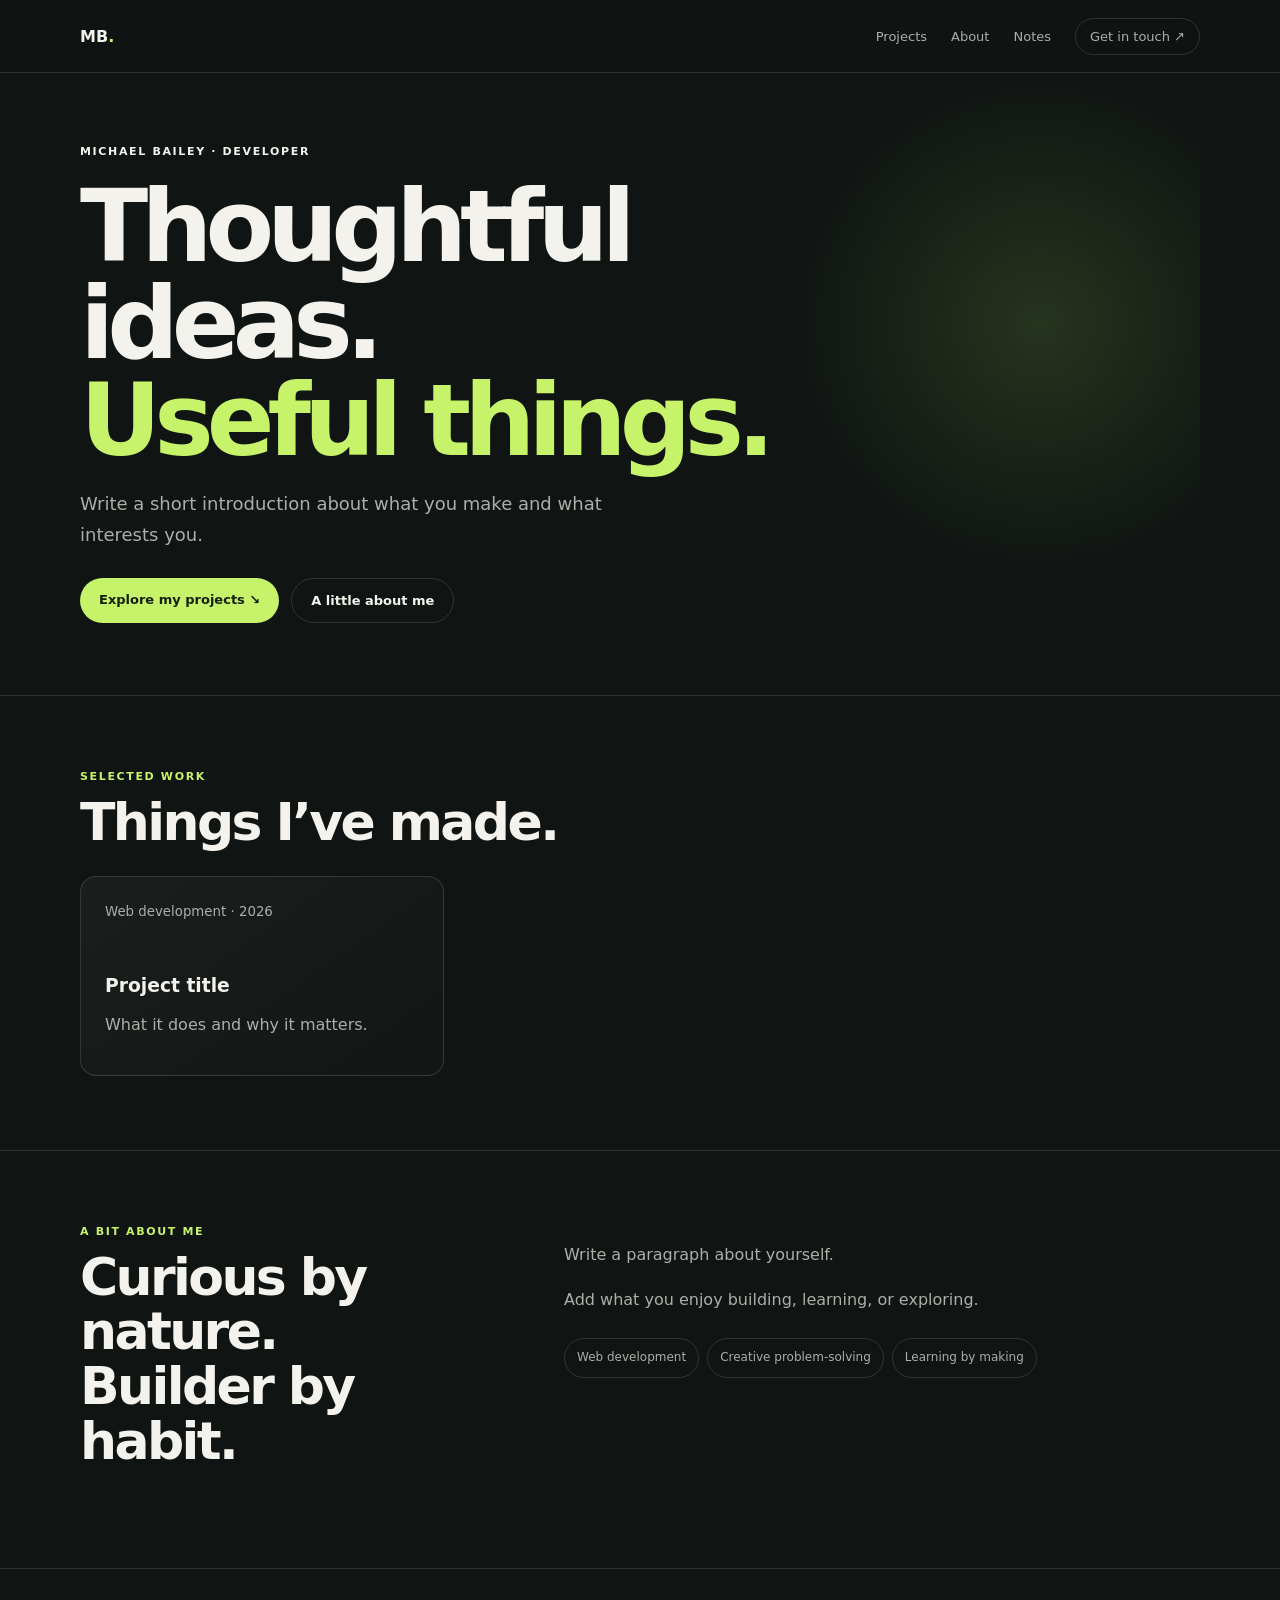
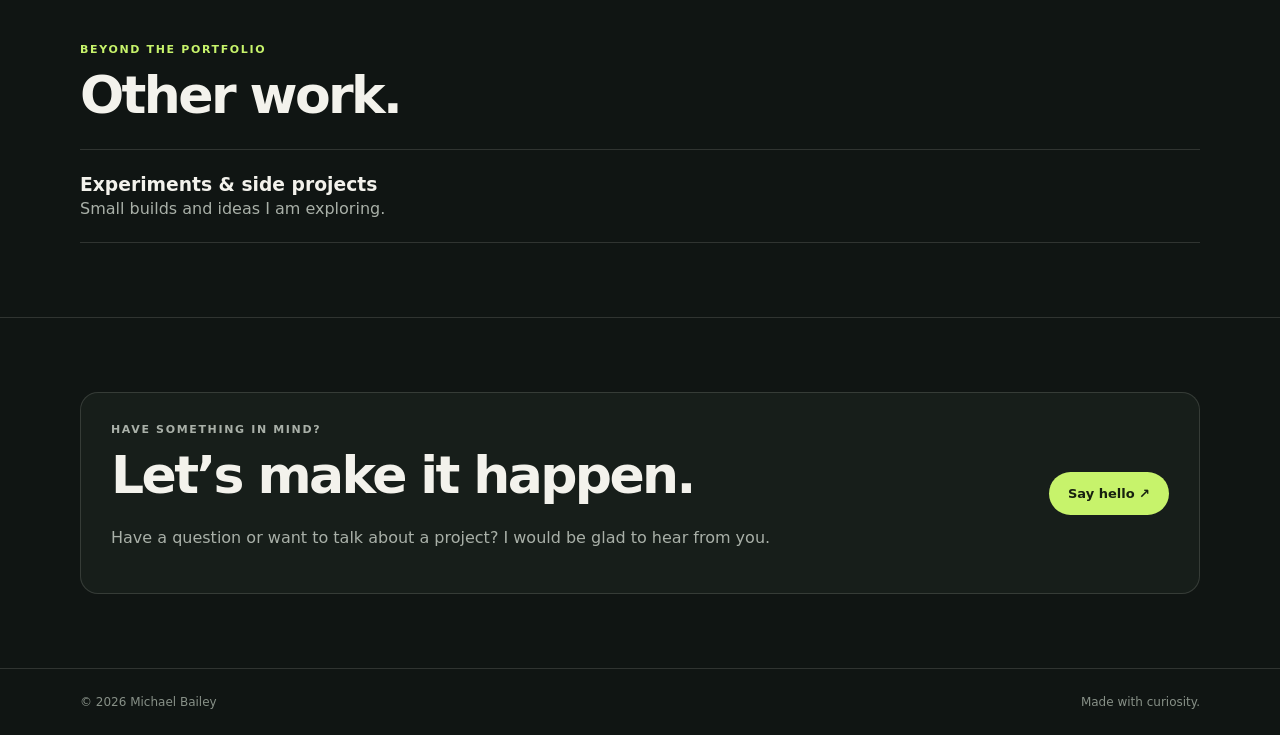
<file: index.html>
<!doctype html>
<html lang="en"><head><meta charset="utf-8"><meta name="viewport" content="width=device-width, initial-scale=1"><meta name="theme-color" content="#101513"><meta name="description" content="Write a short introduction about what you make and what interests you."><title>Home · Michael Bailey</title><link rel="stylesheet" href="assets/site.css"></head><body>
<header class="topbar"><nav class="nav wrap" aria-label="Main navigation"><a class="brand" href="index.html">MB<span class="lime">.</span></a><div class="navlinks"><a href="index.html#projects">Projects</a><a href="about.html">About</a><a href="notes.html">Notes</a><a class="nav-cta" href="contact.html">Get in touch ↗</a></div></nav></header>
<main><section class="hero wrap"><div class="hero-inner"><div class="eyebrow">Michael Bailey · Developer</div><h1>Thoughtful ideas.<br><span>Useful things.</span></h1><p class="intro">Write a short introduction about what you make and what interests you.</p><div class="actions"><a class="button primary" href="#projects">Explore my projects ↘</a><a class="button secondary" href="#about">A little about me</a></div></div></section>
<section class="section" id="projects"><div class="wrap"><p class="kicker">Selected work</p><h2>Things I’ve made.</h2><div class="grid"><a class="card" href="projects/project-title.html"><small>Web development · 2026</small><h3>Project title</h3><p class="muted">What it does and why it matters.</p></a></div></div></section>
<section class="section" id="about"><div class="wrap cols"><div><p class="kicker">A bit about me</p><h2>Curious by nature.<br>Builder by habit.</h2></div><div class="copy"><p>Write a paragraph about yourself.</p><p>Add what you enjoy building, learning, or exploring.</p><div class="tags"><span class="tag">Web development</span><span class="tag">Creative problem-solving</span><span class="tag">Learning by making</span></div></div></div></section>
<section class="section"><div class="wrap"><p class="kicker">Beyond the portfolio</p><h2>Other work.</h2><div class="row"><h3>Experiments &amp; side projects</h3><p class="muted">Small builds and ideas I am exploring.</p></div></div></section>
<section class="section"><div class="wrap contact"><div><p class="kicker">Have something in mind?</p><h2>Let’s make it happen.</h2><p>Have a question or want to talk about a project? I would be glad to hear from you.</p></div><a class="button primary" href="mailto:your-real-email@example.com">Say hello ↗</a></div></section>
</main><footer><div class="wrap footer-inner"><span>© 2026 Michael Bailey</span><span>Made with curiosity.</span></div></footer></body></html>
</file>
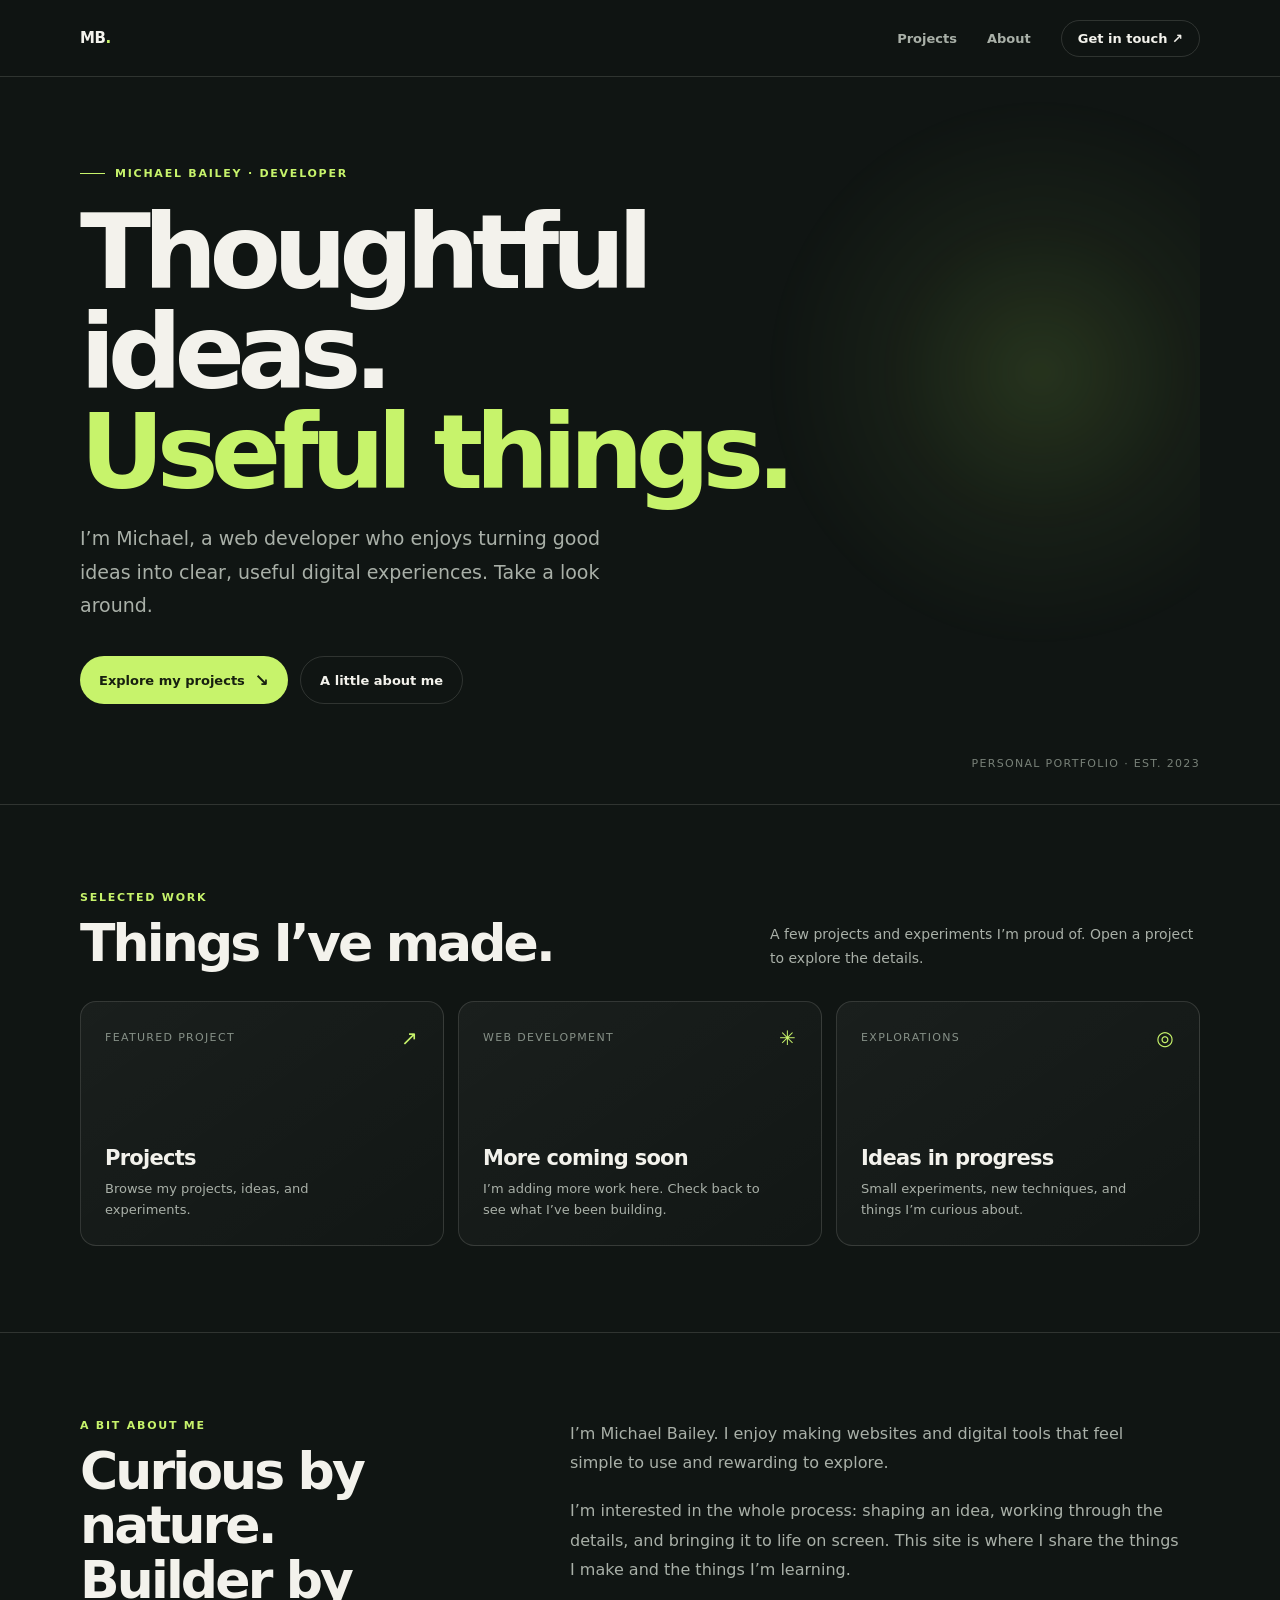
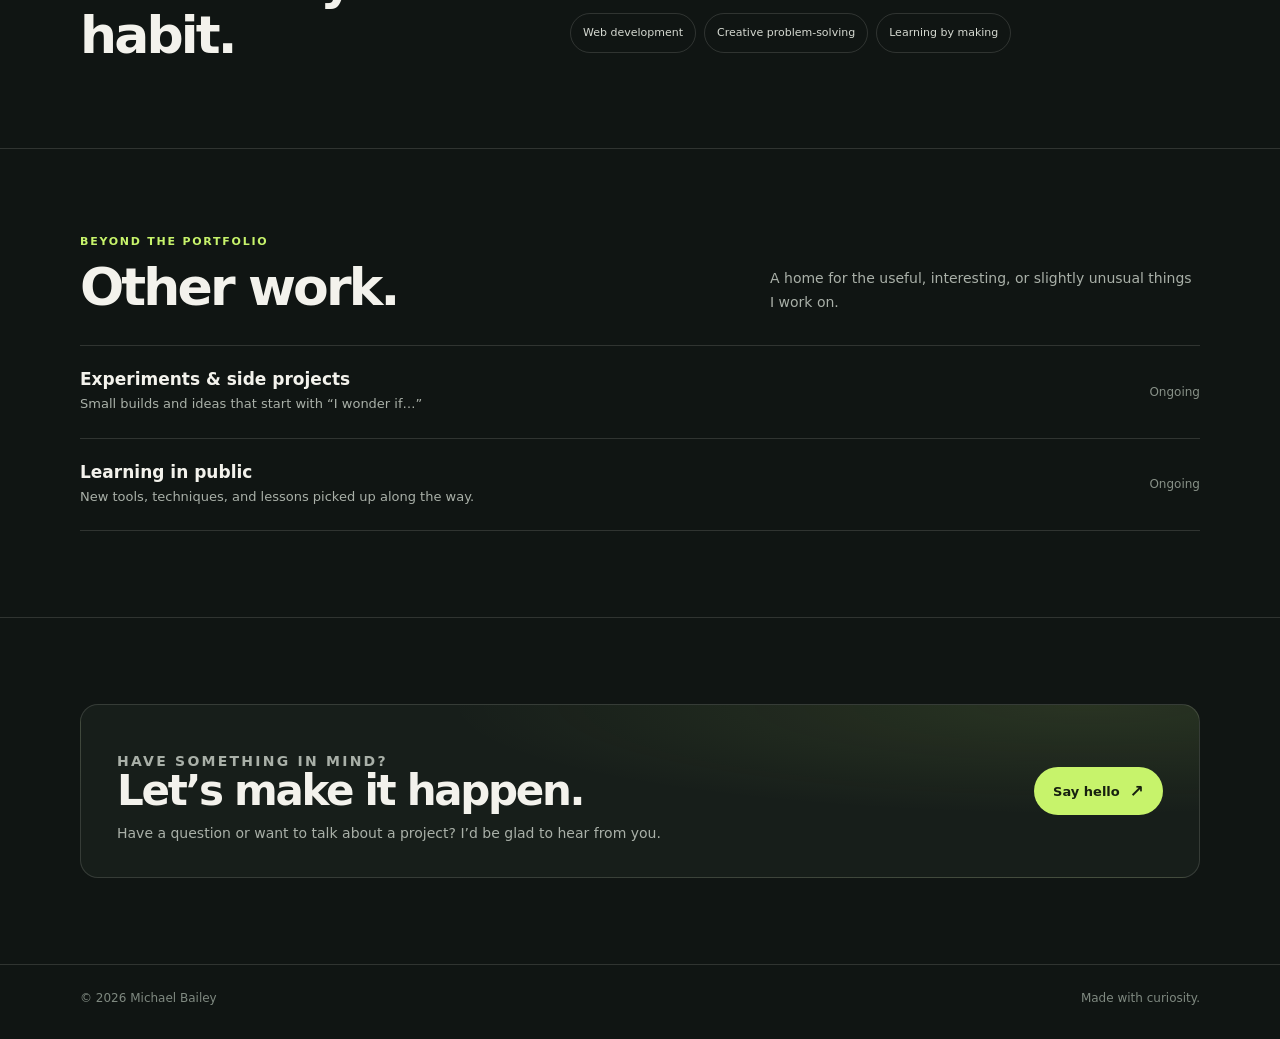
<file: OLD/index.html>
<!doctype html>
<html lang="en">
<head>
  <meta charset="utf-8">
  <meta name="viewport" content="width=device-width, initial-scale=1">
  <meta name="theme-color" content="#101513">
  <meta name="description" content="The portfolio and projects of Michael Bailey.">
  <title>Michael Bailey — Developer &amp; Maker</title>
  <style>
    :root {
      color-scheme: dark;
      --ink: #f3f2ec;
      --muted: #a9b0a8;
      --bg: #101513;
      --panel: #171e1a;
      --line: rgba(238, 242, 231, .14);
      --lime: #c7f36b;
      --max: 1120px;
    }
    * { box-sizing: border-box; }
    html { scroll-behavior: smooth; scroll-padding-top: 92px; }
    body {
      margin: 0;
      background: var(--bg);
      color: var(--ink);
      font-family: Inter, ui-sans-serif, system-ui, -apple-system, BlinkMacSystemFont, "Segoe UI", sans-serif;
      -webkit-font-smoothing: antialiased;
    }
    a { color: inherit; }
    .wrap { width: min(var(--max), calc(100% - 48px)); margin-inline: auto; }
    .topbar {
      position: sticky; top: 0; z-index: 10;
      border-bottom: 1px solid var(--line);
      background: rgba(16, 21, 19, .82);
      backdrop-filter: blur(18px);
    }
    .nav { min-height: 76px; display: flex; align-items: center; justify-content: space-between; gap: 24px; }
    .brand { font-size: 15px; font-weight: 750; letter-spacing: -.03em; text-decoration: none; }
    .brand-mark { color: var(--lime); }
    .navlinks { display: flex; align-items: center; gap: 30px; }
    .navlinks a { color: var(--muted); font-size: 13px; font-weight: 600; text-decoration: none; transition: color .2s; }
    .navlinks a:hover, .navlinks a:focus-visible { color: var(--ink); }
    .navlinks .nav-cta { border: 1px solid var(--line); border-radius: 999px; color: var(--ink); padding: 10px 16px; }
    .hero { min-height: 590px; display: grid; align-items: center; padding: 90px 0 100px; position: relative; overflow: hidden; }
    .hero::before {
      content: ""; position: absolute; width: 560px; height: 560px; border-radius: 50%;
      right: -120px; top: 2%; pointer-events: none;
      background: radial-gradient(circle, rgba(151, 205, 83, .17), rgba(151, 205, 83, .05) 38%, transparent 69%);
      filter: blur(8px);
    }
    .hero-inner { position: relative; max-width: 790px; }
    .eyebrow { display: flex; align-items: center; gap: 10px; color: var(--lime); font-size: 11px; letter-spacing: .16em; text-transform: uppercase; font-weight: 750; }
    .eyebrow::before { content: ""; width: 25px; height: 1px; background: currentColor; }
    h1 { max-width: 800px; margin: 23px 0 20px; font-size: clamp(54px, 8.6vw, 104px); line-height: .96; letter-spacing: -.075em; font-weight: 650; }
    h1 span { color: var(--lime); }
    .intro { max-width: 550px; margin: 0; color: var(--muted); font-size: clamp(16px, 2vw, 19px); line-height: 1.75; }
    .actions { display: flex; flex-wrap: wrap; gap: 12px; margin-top: 34px; }
    .button { min-height: 48px; display: inline-flex; align-items: center; justify-content: center; gap: 10px; padding: 0 19px; border-radius: 999px; text-decoration: none; font-size: 13px; font-weight: 700; transition: transform .2s, background .2s; }
    .button:hover { transform: translateY(-2px); }
    .button-primary { background: var(--lime); color: #17200f; }
    .button-secondary { border: 1px solid var(--line); color: var(--ink); }
    .arrow { font-size: 17px; line-height: 0; }
    .hero-note { position: absolute; right: 0; bottom: 34px; color: #788178; font-size: 11px; letter-spacing: .12em; text-transform: uppercase; }
    .section { padding: 86px 0; border-top: 1px solid var(--line); }
    .section-head { display: flex; align-items: end; justify-content: space-between; gap: 24px; margin-bottom: 30px; }
    .section-kicker { margin: 0 0 12px; color: var(--lime); font-size: 11px; letter-spacing: .16em; text-transform: uppercase; font-weight: 750; }
    h2 { margin: 0; font-size: clamp(32px, 5vw, 52px); line-height: 1.05; letter-spacing: -.055em; font-weight: 620; }
    .section-lead { max-width: 430px; margin: 0; color: var(--muted); font-size: 14px; line-height: 1.7; }
    .project-grid { display: grid; grid-template-columns: repeat(3, 1fr); gap: 14px; }
    .card { min-height: 245px; display: flex; flex-direction: column; padding: 24px; border: 1px solid var(--line); border-radius: 16px; background: linear-gradient(145deg, rgba(255,255,255,.045), rgba(255,255,255,.012)); text-decoration: none; transition: border-color .2s, transform .2s, background .2s; }
    a.card:hover { border-color: rgba(199,243,107,.48); transform: translateY(-3px); background: linear-gradient(145deg, rgba(199,243,107,.08), rgba(255,255,255,.015)); }
    .card-top { display: flex; justify-content: space-between; align-items: center; color: #869087; font-size: 11px; letter-spacing: .12em; text-transform: uppercase; }
    .card-icon { color: var(--lime); font-size: 20px; }
    .card h3 { margin: auto 0 9px; font-size: 21px; letter-spacing: -.035em; }
    .card p { max-width: 280px; margin: 0; color: var(--muted); font-size: 13px; line-height: 1.6; }
    .about-layout { display: grid; grid-template-columns: .8fr 1.2fr; gap: 70px; align-items: start; }
    .about-copy { max-width: 610px; color: var(--muted); font-size: 16px; line-height: 1.85; }
    .about-copy p { margin: 0 0 18px; }
    .about-tags { display: flex; flex-wrap: wrap; gap: 8px; margin-top: 28px; }
    .tag { padding: 9px 12px; border: 1px solid var(--line); border-radius: 999px; color: #d5d9d1; font-size: 11px; }
    .work-row { display: grid; grid-template-columns: 1fr auto; gap: 22px; align-items: center; padding: 23px 0; border-top: 1px solid var(--line); }
    .work-row:last-child { border-bottom: 1px solid var(--line); }
    .work-row h3 { margin: 0 0 5px; font-size: 17px; }
    .work-row p { margin: 0; color: var(--muted); font-size: 13px; line-height: 1.6; }
    .work-year { color: #879087; font-size: 12px; }
    .contact { display: flex; align-items: center; justify-content: space-between; gap: 30px; padding: 36px; border: 1px solid var(--line); border-radius: 18px; background: radial-gradient(ellipse at 90% 0%, rgba(199,243,107,.1), transparent 45%), var(--panel); }
    .contact h2 { font-size: clamp(28px, 4vw, 42px); }
    .contact p { margin: 12px 0 0; color: var(--muted); font-size: 14px; }
    footer { padding: 26px 0 34px; border-top: 1px solid var(--line); color: #7f8980; font-size: 12px; }
    .footer-inner { display: flex; justify-content: space-between; gap: 20px; }
    :focus-visible { outline: 2px solid var(--lime); outline-offset: 4px; }
    @media (max-width: 760px) {
      .wrap { width: min(100% - 36px, var(--max)); }
      .nav { min-height: 66px; }
      .navlinks { gap: 16px; }
      .navlinks a { font-size: 12px; }
      .navlinks .nav-cta { padding: 8px 12px; }
      .hero { min-height: 560px; padding: 80px 0; }
      .hero::before { right: -290px; top: 12%; }
      .hero-note { display: none; }
      .section { padding: 68px 0; }
      .section-head { align-items: start; flex-direction: column; }
      .project-grid { grid-template-columns: 1fr; }
      .card { min-height: 195px; }
      .about-layout { grid-template-columns: 1fr; gap: 24px; }
      .contact { align-items: start; flex-direction: column; padding: 27px; }
    }
    @media (max-width: 460px) {
      .navlinks { gap: 12px; }
      .navlinks a:nth-child(2) { display: none; }
      .brand { font-size: 14px; }
      .hero { min-height: 520px; }
      .footer-inner { flex-direction: column; gap: 8px; }
    }
    @media (prefers-reduced-motion: reduce) {
      html { scroll-behavior: auto; }
      *, *::before, *::after { transition-duration: .01ms !important; }
    }
  </style>
</head>
<body>
  <header class="topbar">
    <nav class="nav wrap" aria-label="Main navigation">
      <a class="brand" href="#home">MB<span class="brand-mark">.</span></a>
      <div class="navlinks">
        <a href="#projects">Projects</a>
        <a href="#about">About</a>
        <a class="nav-cta" href="#contact">Get in touch <span aria-hidden="true">↗</span></a>
      </div>
    </nav>
  </header>

  <main id="home">
    <section class="hero wrap" aria-labelledby="hero-title">
      <div class="hero-inner">
        <div class="eyebrow">Michael Bailey · Developer</div>
        <h1 id="hero-title">Thoughtful ideas.<br><span>Useful things.</span></h1>
        <p class="intro">I’m Michael, a web developer who enjoys turning good ideas into clear, useful digital experiences. Take a look around.</p>
        <div class="actions">
          <a class="button button-primary" href="#projects">Explore my projects <span class="arrow" aria-hidden="true">↘</span></a>
          <a class="button button-secondary" href="#about">A little about me</a>
        </div>
      </div>
      <div class="hero-note">Personal portfolio · Est. 2023</div>
    </section>

    <section class="section" id="projects" aria-labelledby="projects-title">
      <div class="wrap">
        <div class="section-head">
          <div><p class="section-kicker">Selected work</p><h2 id="projects-title">Things I’ve made.</h2></div>
          <p class="section-lead">A few projects and experiments I’m proud of. Open a project to explore the details.</p>
        </div>
        <div class="project-grid">
          <a class="card" href="https://mjbailey250.github.io/MBailey.github.io/projects.html">
            <div class="card-top"><span>Featured project</span><span class="card-icon" aria-hidden="true">↗</span></div>
            <h3>Projects</h3><p>Browse my projects, ideas, and experiments.</p>
          </a>
          <div class="card">
            <div class="card-top"><span>Web development</span><span class="card-icon" aria-hidden="true">✳</span></div>
            <h3>More coming soon</h3><p>I’m adding more work here. Check back to see what I’ve been building.</p>
          </div>
          <div class="card">
            <div class="card-top"><span>Explorations</span><span class="card-icon" aria-hidden="true">◎</span></div>
            <h3>Ideas in progress</h3><p>Small experiments, new techniques, and things I’m curious about.</p>
          </div>
        </div>
      </div>
    </section>

    <section class="section" id="about" aria-labelledby="about-title">
      <div class="wrap about-layout">
        <div><p class="section-kicker">A bit about me</p><h2 id="about-title">Curious by nature.<br>Builder by habit.</h2></div>
        <div class="about-copy">
          <p>I’m Michael Bailey. I enjoy making websites and digital tools that feel simple to use and rewarding to explore.</p>
          <p>I’m interested in the whole process: shaping an idea, working through the details, and bringing it to life on screen. This site is where I share the things I make and the things I’m learning.</p>
          <div class="about-tags" aria-label="Areas of interest"><span class="tag">Web development</span><span class="tag">Creative problem-solving</span><span class="tag">Learning by making</span></div>
        </div>
      </div>
    </section>

    <section class="section" id="work" aria-labelledby="work-title">
      <div class="wrap">
        <div class="section-head">
          <div><p class="section-kicker">Beyond the portfolio</p><h2 id="work-title">Other work.</h2></div>
          <p class="section-lead">A home for the useful, interesting, or slightly unusual things I work on.</p>
        </div>
        <div class="work-row"><div><h3>Experiments &amp; side projects</h3><p>Small builds and ideas that start with “I wonder if…”</p></div><span class="work-year">Ongoing</span></div>
        <div class="work-row"><div><h3>Learning in public</h3><p>New tools, techniques, and lessons picked up along the way.</p></div><span class="work-year">Ongoing</span></div>
      </div>
    </section>

    <section class="section" id="contact">
      <div class="wrap">
        <div class="contact">
          <div><p class="section-kicker">Have something in mind?</p><h2>Let’s make it happen.</h2><p>Have a question or want to talk about a project? I’d be glad to hear from you.</p></div>
          <a class="button button-primary" href="mailto:hello@example.com">Say hello <span class="arrow" aria-hidden="true">↗</span></a>
        </div>
      </div>
    </section>
  </main>

  <footer><div class="wrap footer-inner"><span>© <span id="year">2026</span> Michael Bailey</span><span>Made with curiosity.</span></div></footer>
  <script>document.getElementById('year').textContent = new Date().getFullYear();</script>
</body>
</html>
</file>
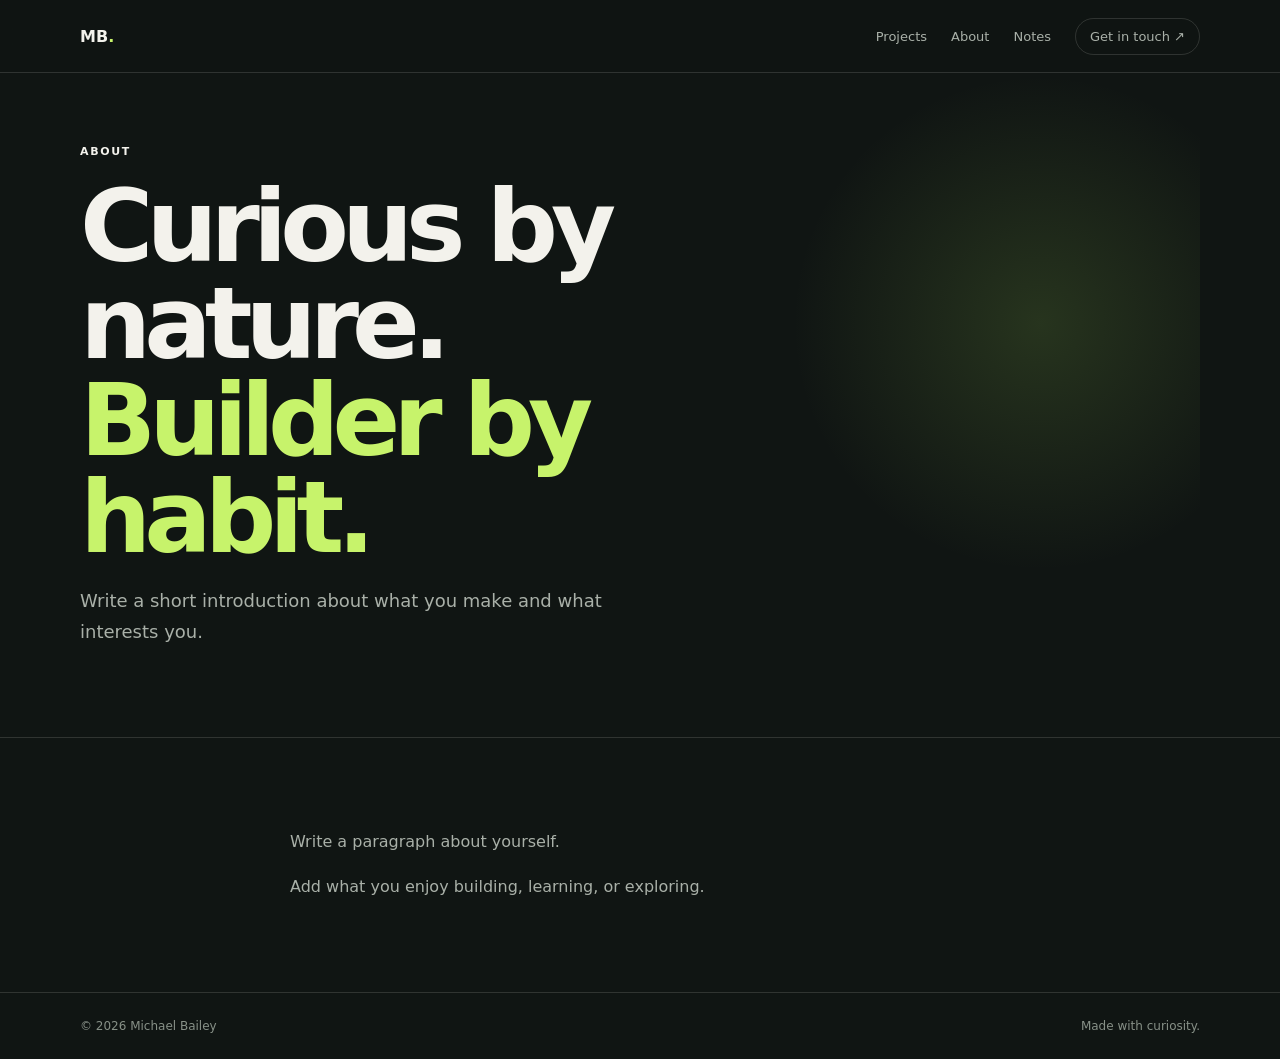
<file: about.html>
<!doctype html>
<html lang="en"><head><meta charset="utf-8"><meta name="viewport" content="width=device-width, initial-scale=1"><meta name="theme-color" content="#101513"><meta name="description" content="About Michael Bailey"><title>About · Michael Bailey</title><link rel="stylesheet" href="assets/site.css"></head><body>
<header class="topbar"><nav class="nav wrap" aria-label="Main navigation"><a class="brand" href="index.html">MB<span class="lime">.</span></a><div class="navlinks"><a href="index.html#projects">Projects</a><a href="about.html">About</a><a href="notes.html">Notes</a><a class="nav-cta" href="contact.html">Get in touch ↗</a></div></nav></header>
<main><section class="hero wrap"><div class="hero-inner"><div class="eyebrow">About</div><h1>Curious by nature.<br><span>Builder by habit.</span></h1><p class="intro">Write a short introduction about what you make and what interests you.</p></div></section><section class="section"><article class="wrap copy"><p>Write a paragraph about yourself.</p><p>Add what you enjoy building, learning, or exploring.</p></article></section></main><footer><div class="wrap footer-inner"><span>© 2026 Michael Bailey</span><span>Made with curiosity.</span></div></footer></body></html>
</file>
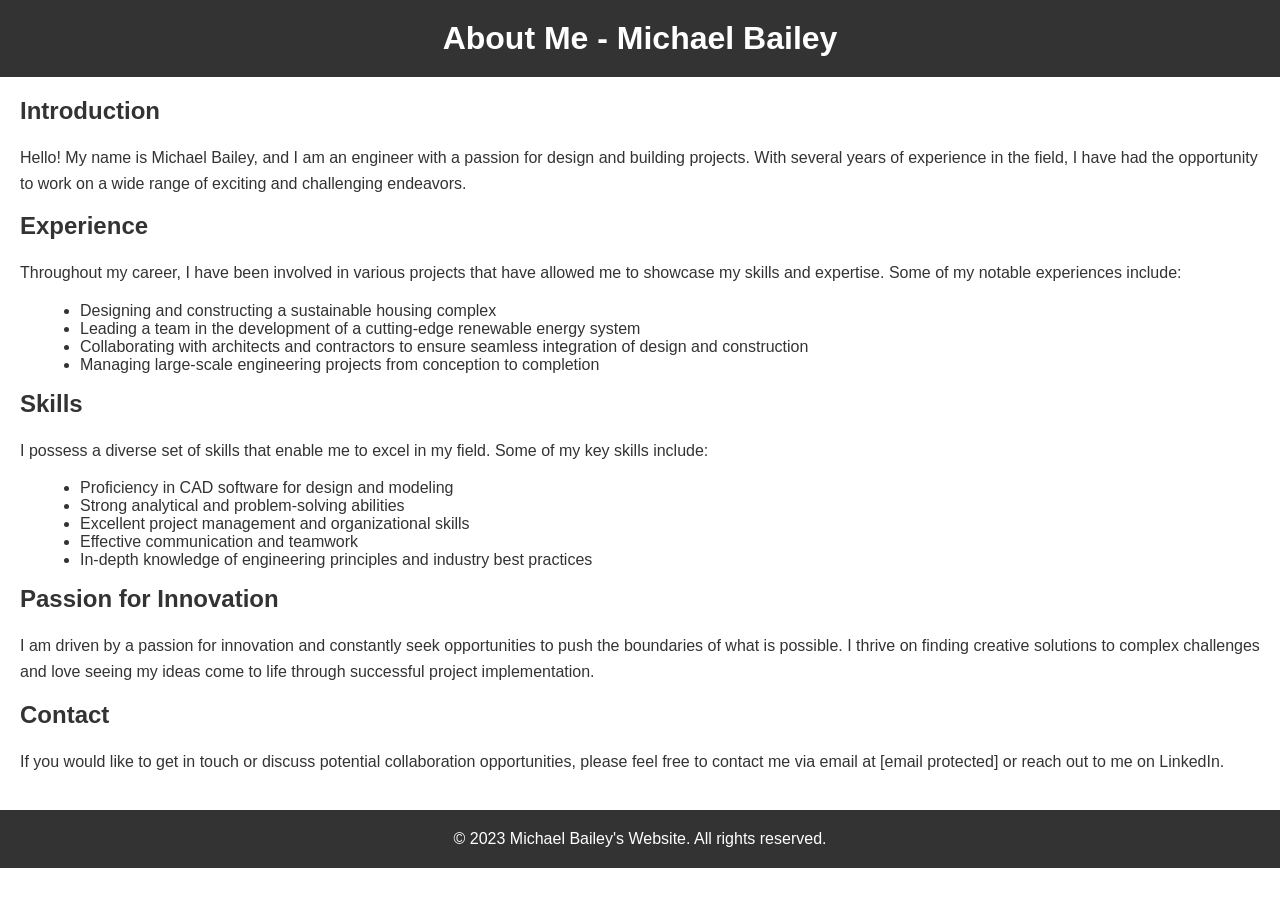
<file: About.html>
<!DOCTYPE html>
<html>
<head>
    <title>About Me - Michael Bailey</title>
    <style>
        body {
            font-family: Arial, sans-serif;
            margin: 0;
            padding: 0;
        }

        #header {
            background-color: #333;
            padding: 20px;
            color: #fff;
            text-align: center;
        }

        #header h1 {
            margin: 0;
        }

        #content {
            padding: 20px;
            color: #333;
        }

        #content h2 {
            margin: 0 0 20px;
            font-size: 24px;
        }

        #content p {
            font-size: 16px;
            line-height: 1.6;
        }

        #content ul {
            list-style-type: disc;
            margin-left: 20px;
        }

        #footer {
            background-color: #333;
            padding: 20px;
            color: #fff;
            text-align: center;
        }

        #footer p {
            margin: 0;
        }
    </style>
</head>
<body>
    <div id="header">
        <h1>About Me - Michael Bailey</h1>
    </div>

    <div id="content">
        <h2>Introduction</h2>
        <p>Hello! My name is Michael Bailey, and I am an engineer with a passion for design and building projects. With several years of experience in the field, I have had the opportunity to work on a wide range of exciting and challenging endeavors.</p>

        <h2>Experience</h2>
        <p>Throughout my career, I have been involved in various projects that have allowed me to showcase my skills and expertise. Some of my notable experiences include:</p>
        <ul>
            <li>Designing and constructing a sustainable housing complex</li>
            <li>Leading a team in the development of a cutting-edge renewable energy system</li>
            <li>Collaborating with architects and contractors to ensure seamless integration of design and construction</li>
            <li>Managing large-scale engineering projects from conception to completion</li>
        </ul>

        <h2>Skills</h2>
        <p>I possess a diverse set of skills that enable me to excel in my field. Some of my key skills include:</p>
        <ul>
            <li>Proficiency in CAD software for design and modeling</li>
            <li>Strong analytical and problem-solving abilities</li>
            <li>Excellent project management and organizational skills</li>
            <li>Effective communication and teamwork</li>
            <li>In-depth knowledge of engineering principles and industry best practices</li>
        </ul>

        <h2>Passion for Innovation</h2>
        <p>I am driven by a passion for innovation and constantly seek opportunities to push the boundaries of what is possible. I thrive on finding creative solutions to complex challenges and love seeing my ideas come to life through successful project implementation.</p>

        <h2>Contact</h2>
        <p>If you would like to get in touch or discuss potential collaboration opportunities, please feel free to contact me via email at [email protected] or reach out to me on LinkedIn.</p>
    </div>

    <div id="footer">
        <p>&copy; 2023 Michael Bailey's Website. All rights reserved.</p>
    </div>
</body>
</html>
</file>
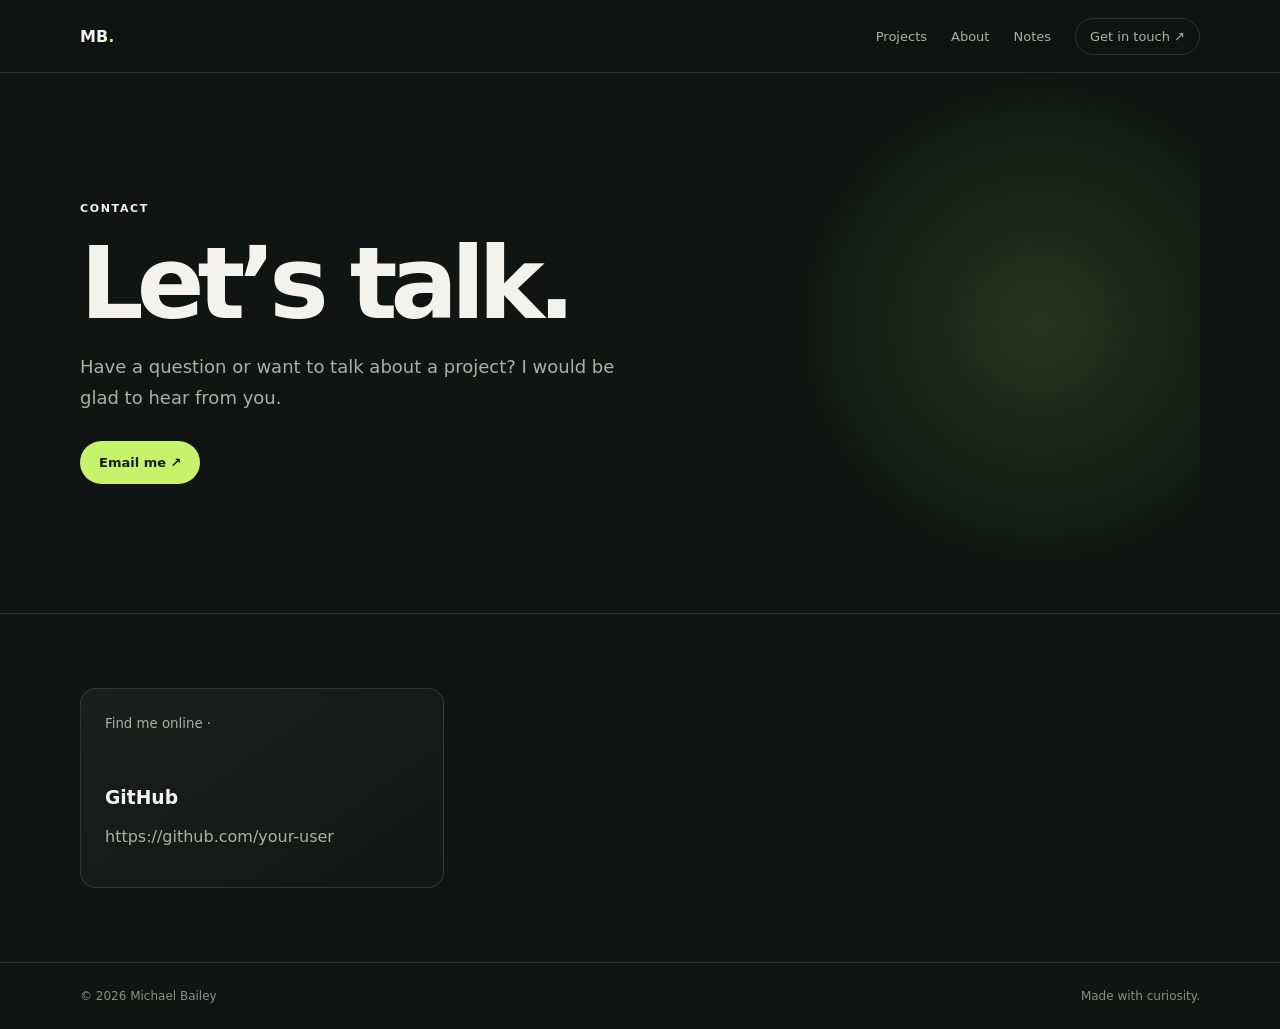
<file: contact.html>
<!doctype html>
<html lang="en"><head><meta charset="utf-8"><meta name="viewport" content="width=device-width, initial-scale=1"><meta name="theme-color" content="#101513"><meta name="description" content="Contact Michael Bailey"><title>Contact · Michael Bailey</title><link rel="stylesheet" href="assets/site.css"></head><body>
<header class="topbar"><nav class="nav wrap" aria-label="Main navigation"><a class="brand" href="index.html">MB<span class="lime">.</span></a><div class="navlinks"><a href="index.html#projects">Projects</a><a href="about.html">About</a><a href="notes.html">Notes</a><a class="nav-cta" href="contact.html">Get in touch ↗</a></div></nav></header>
<main><section class="hero wrap"><div class="hero-inner"><div class="eyebrow">Contact</div><h1>Let’s talk.</h1><p class="intro">Have a question or want to talk about a project? I would be glad to hear from you.</p><div class="actions"><a class="button primary" href="mailto:your-real-email@example.com">Email me ↗</a></div></div></section><section class="section"><div class="wrap grid"><a class="card" href="https://github.com/your-user"><small>Find me online · </small><h3>GitHub</h3><p class="muted">https://github.com/your-user</p></a></div></section></main><footer><div class="wrap footer-inner"><span>© 2026 Michael Bailey</span><span>Made with curiosity.</span></div></footer></body></html>
</file>
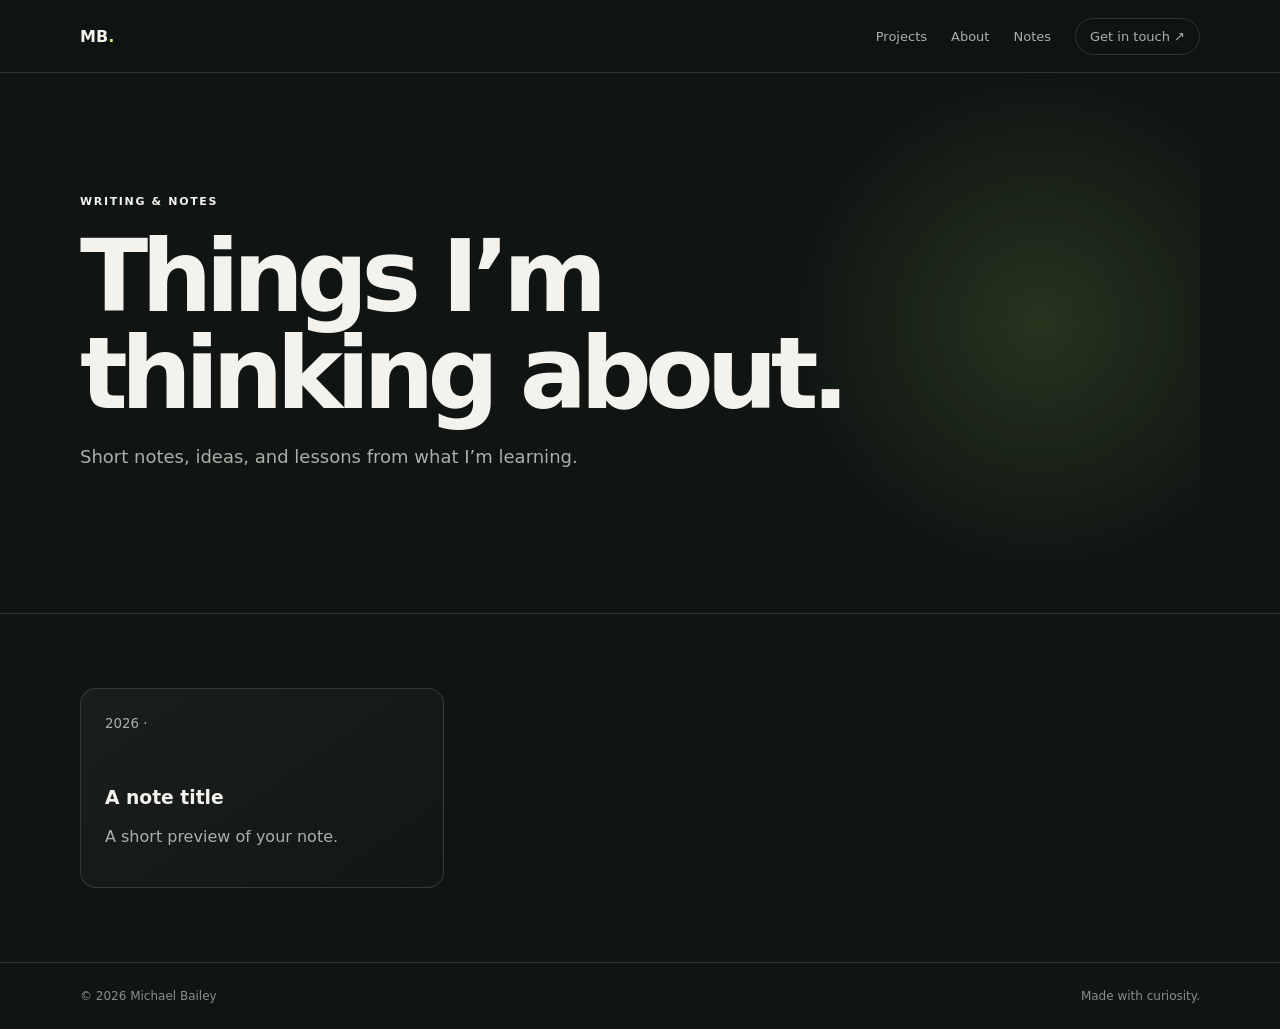
<file: notes.html>
<!doctype html>
<html lang="en"><head><meta charset="utf-8"><meta name="viewport" content="width=device-width, initial-scale=1"><meta name="theme-color" content="#101513"><meta name="description" content="Notes by Michael Bailey"><title>Notes · Michael Bailey</title><link rel="stylesheet" href="assets/site.css"></head><body>
<header class="topbar"><nav class="nav wrap" aria-label="Main navigation"><a class="brand" href="index.html">MB<span class="lime">.</span></a><div class="navlinks"><a href="index.html#projects">Projects</a><a href="about.html">About</a><a href="notes.html">Notes</a><a class="nav-cta" href="contact.html">Get in touch ↗</a></div></nav></header>
<main><section class="hero wrap"><div class="hero-inner"><div class="eyebrow">Writing & notes</div><h1>Things I’m thinking about.</h1><p class="intro">Short notes, ideas, and lessons from what I’m learning.</p></div></section><section class="section"><div class="wrap grid"><article class="card"><small>2026 · </small><h3>A note title</h3><p class="muted">A short preview of your note.</p></article></div></section>
</main><footer><div class="wrap footer-inner"><span>© 2026 Michael Bailey</span><span>Made with curiosity.</span></div></footer></body></html>
</file>
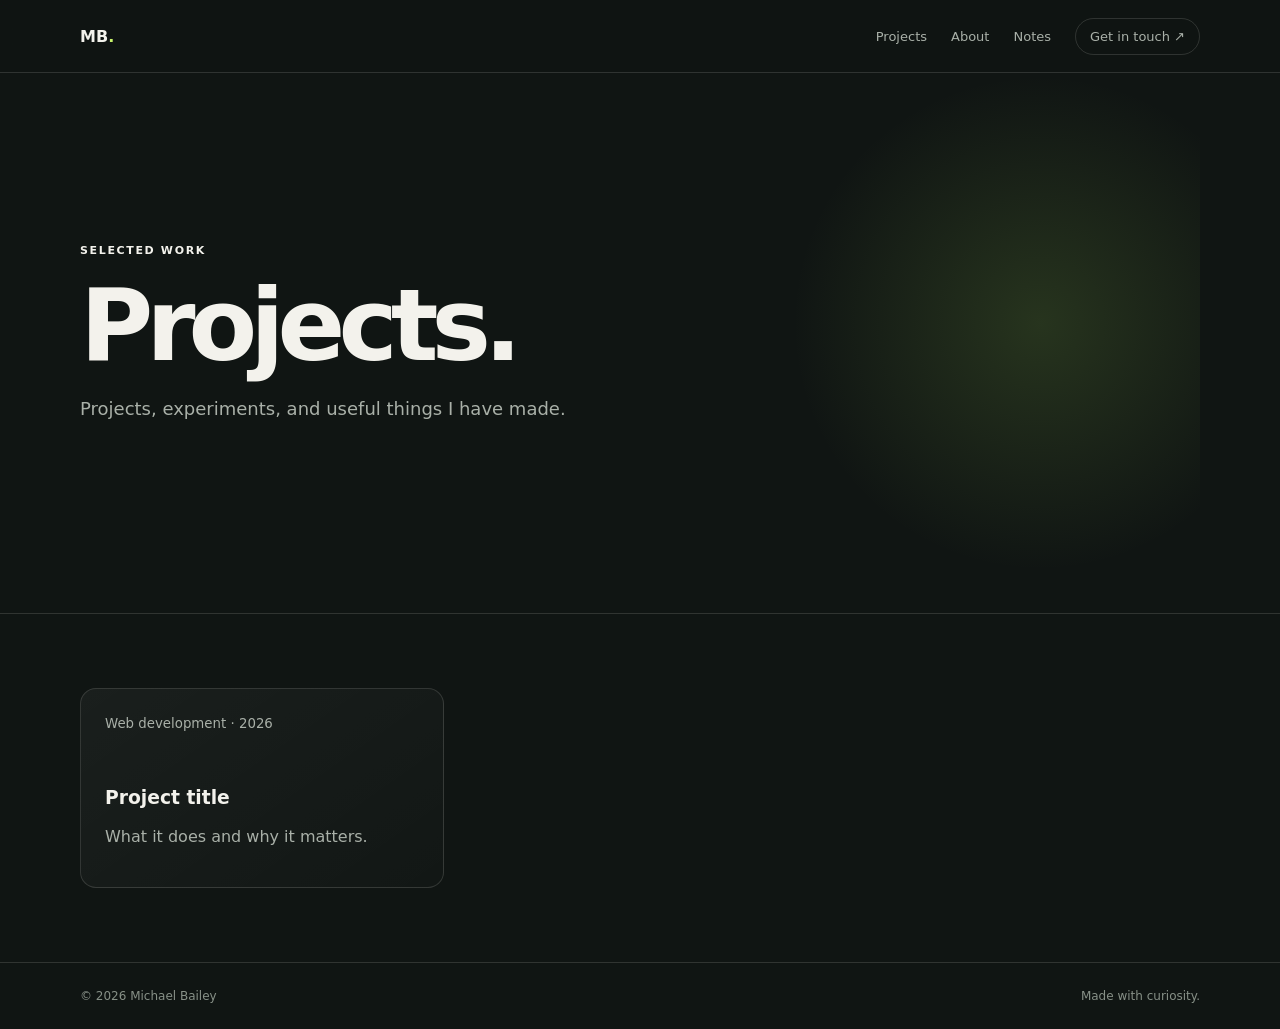
<file: projects.html>
<!doctype html>
<html lang="en"><head><meta charset="utf-8"><meta name="viewport" content="width=device-width, initial-scale=1"><meta name="theme-color" content="#101513"><meta name="description" content="Projects by Michael Bailey"><title>Projects · Michael Bailey</title><link rel="stylesheet" href="assets/site.css"></head><body>
<header class="topbar"><nav class="nav wrap" aria-label="Main navigation"><a class="brand" href="index.html">MB<span class="lime">.</span></a><div class="navlinks"><a href="index.html#projects">Projects</a><a href="about.html">About</a><a href="notes.html">Notes</a><a class="nav-cta" href="contact.html">Get in touch ↗</a></div></nav></header>
<main><section class="hero wrap"><div class="hero-inner"><div class="eyebrow">Selected work</div><h1>Projects.</h1><p class="intro">Projects, experiments, and useful things I have made.</p></div></section><section class="section"><div class="wrap grid"><a class="card" href="projects/project-title.html"><small>Web development · 2026</small><h3>Project title</h3><p class="muted">What it does and why it matters.</p></a></div></section>
</main><footer><div class="wrap footer-inner"><span>© 2026 Michael Bailey</span><span>Made with curiosity.</span></div></footer></body></html>
</file>
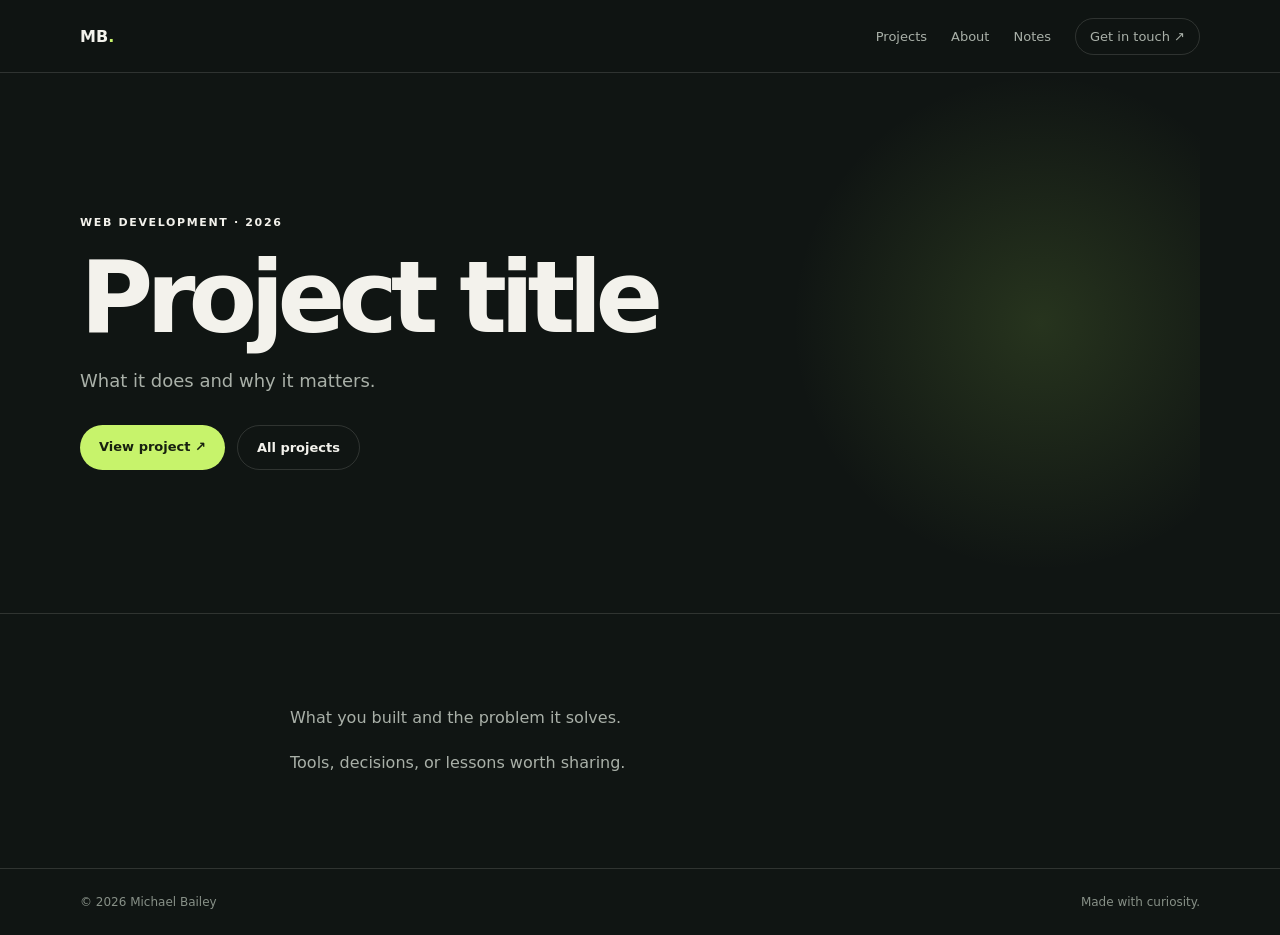
<file: projects/project-title.html>
<!doctype html>
<html lang="en"><head><meta charset="utf-8"><meta name="viewport" content="width=device-width, initial-scale=1"><meta name="theme-color" content="#101513"><meta name="description" content="What it does and why it matters."><title>Project title · Michael Bailey</title><link rel="stylesheet" href="../assets/site.css"></head><body>
<header class="topbar"><nav class="nav wrap" aria-label="Main navigation"><a class="brand" href="../index.html">MB<span class="lime">.</span></a><div class="navlinks"><a href="../index.html#projects">Projects</a><a href="../about.html">About</a><a href="../notes.html">Notes</a><a class="nav-cta" href="../contact.html">Get in touch ↗</a></div></nav></header>
<main><section class="hero wrap"><div class="hero-inner"><div class="eyebrow">Web development · 2026</div><h1>Project title</h1><p class="intro">What it does and why it matters.</p><div class="actions"><a class="button primary" href="https://example.com">View project ↗</a><a class="button secondary" href="../projects.html">All projects</a></div></div></section><section class="section"><article class="wrap copy"><p>What you built and the problem it solves.</p><p>Tools, decisions, or lessons worth sharing.</p></article></section>
</main><footer><div class="wrap footer-inner"><span>© 2026 Michael Bailey</span><span>Made with curiosity.</span></div></footer></body></html>
</file>
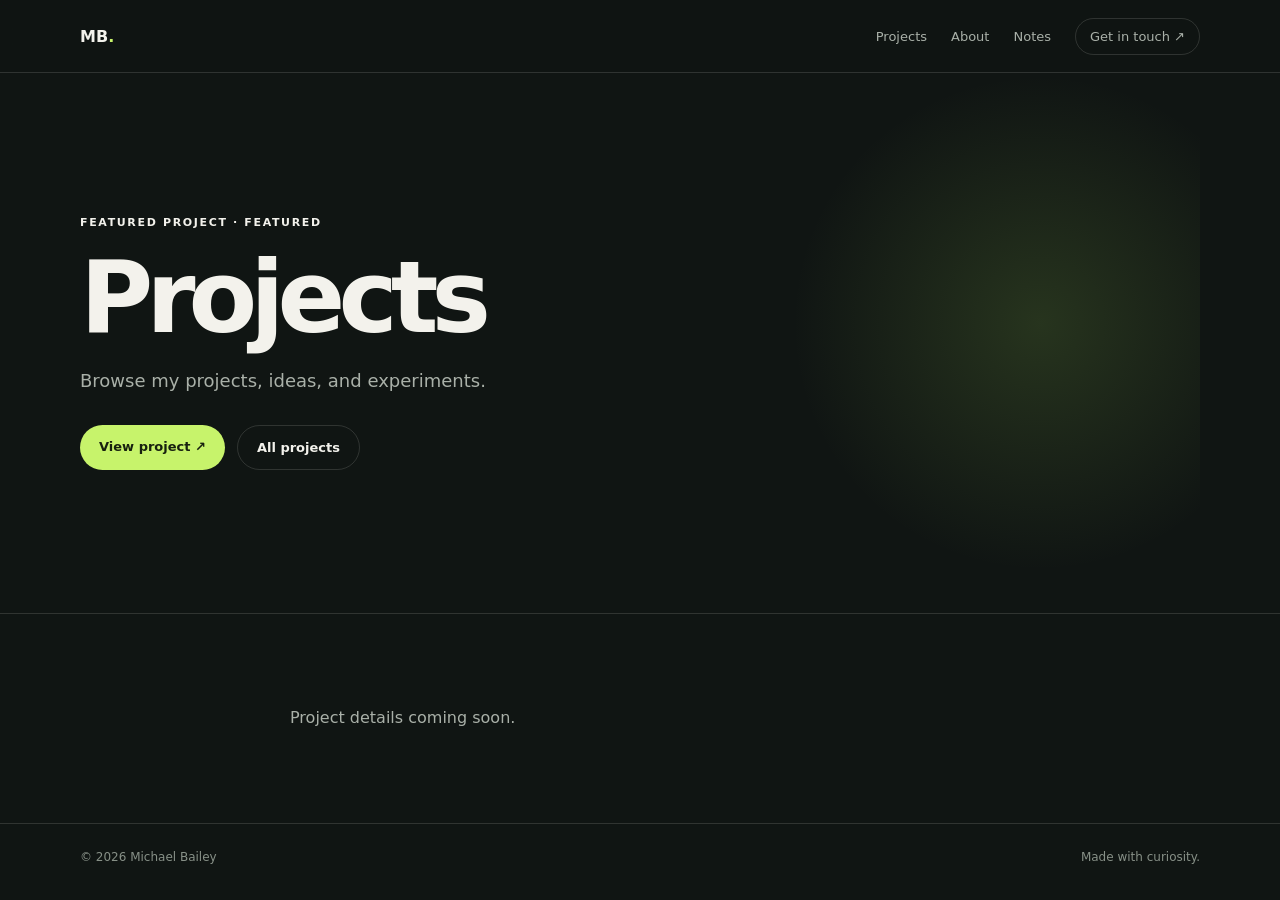
<file: projects/projects.html>
<!doctype html>
<html lang="en"><head><meta charset="utf-8"><meta name="viewport" content="width=device-width, initial-scale=1"><meta name="theme-color" content="#101513"><meta name="description" content="Browse my projects, ideas, and experiments."><title>Projects · Michael Bailey</title><link rel="stylesheet" href="../assets/site.css"></head><body>
<header class="topbar"><nav class="nav wrap" aria-label="Main navigation"><a class="brand" href="../index.html">MB<span class="lime">.</span></a><div class="navlinks"><a href="../index.html#projects">Projects</a><a href="../about.html">About</a><a href="../notes.html">Notes</a><a class="nav-cta" href="../contact.html">Get in touch ↗</a></div></nav></header>
<main><section class="hero wrap"><div class="hero-inner"><div class="eyebrow">Featured project · Featured</div><h1>Projects</h1><p class="intro">Browse my projects, ideas, and experiments.</p><div class="actions"><a class="button primary" href="https://mjbailey250.github.io/MBailey.github.io/projects.html">View project ↗</a><a class="button secondary" href="../projects.html">All projects</a></div></div></section><section class="section"><article class="wrap copy"><p>Project details coming soon.</p></article></section>
</main><footer><div class="wrap footer-inner"><span>© 2026 Michael Bailey</span><span>Made with curiosity.</span></div></footer></body></html>
</file>
<file: assets/site.css>
:root{color-scheme:dark;--ink:#f3f2ec;--muted:#a9b0a8;--bg:#101513;--panel:#171e1a;--line:rgba(238,242,231,.14);--lime:#c7f36b;--max:1120px}*{box-sizing:border-box}html{scroll-behavior:smooth;scroll-padding-top:90px}body{margin:0;background:var(--bg);color:var(--ink);font-family:Inter,ui-sans-serif,system-ui,-apple-system,"Segoe UI",sans-serif;-webkit-font-smoothing:antialiased}a{color:inherit}.wrap{width:min(var(--max),calc(100% - 48px));margin:auto}.topbar{position:sticky;top:0;z-index:2;border-bottom:1px solid var(--line);background:#101513e8;backdrop-filter:blur(16px)}.nav{min-height:72px;display:flex;justify-content:space-between;align-items:center}.brand{text-decoration:none;font-weight:800}.lime,.kicker{color:var(--lime)}.navlinks{display:flex;gap:24px;align-items:center}.navlinks a{color:var(--muted);font-size:13px;text-decoration:none}.nav-cta{border:1px solid var(--line);border-radius:99px;padding:10px 14px}.hero{min-height:540px;display:grid;align-items:center;padding:72px 0;position:relative;overflow:hidden}.hero:after{content:"";position:absolute;right:-90px;top:0;width:500px;height:500px;border-radius:50%;background:radial-gradient(circle,#97cd532b,transparent 70%);pointer-events:none}.hero-inner{position:relative;z-index:1;max-width:790px}.eyebrow,.kicker{font-size:11px;letter-spacing:.15em;text-transform:uppercase;font-weight:750}.kicker{margin:0 0 12px}h1{font-size:clamp(54px,8.5vw,100px);line-height:.97;letter-spacing:-.07em;margin:20px 0}h1 span{color:var(--lime)}h2{font-size:clamp(32px,5vw,52px);line-height:1.05;letter-spacing:-.05em;margin:0 0 26px}.intro{max-width:560px;color:var(--muted);font-size:18px;line-height:1.7}.actions{display:flex;gap:12px;margin-top:28px;flex-wrap:wrap}.button{display:inline-flex;padding:14px 19px;border-radius:99px;font-size:13px;font-weight:700;text-decoration:none}.primary{background:var(--lime);color:#17200f}.secondary{border:1px solid var(--line)}.section{padding:74px 0;border-top:1px solid var(--line)}.grid{display:grid;grid-template-columns:repeat(3,1fr);gap:14px}.card{display:block;min-height:200px;padding:24px;border:1px solid var(--line);border-radius:16px;background:linear-gradient(145deg,#ffffff0b,#ffffff03);text-decoration:none}.card:hover{border-color:#c7f36b88;transform:translateY(-2px)}.card small,.muted{color:var(--muted)}.card h3{margin-top:55px}.cols{display:grid;grid-template-columns:.8fr 1.2fr;gap:60px}.copy{max-width:700px;color:var(--muted);font-size:16px;line-height:1.8}.tags{display:flex;gap:8px;flex-wrap:wrap;margin-top:24px}.tag{border:1px solid var(--line);border-radius:99px;padding:8px 12px;font-size:12px}.row{padding:20px 0;border-top:1px solid var(--line)}.row:last-child{border-bottom:1px solid var(--line)}.row h3,.row p{margin:4px 0}.contact{display:flex;justify-content:space-between;align-items:center;gap:24px;border:1px solid var(--line);background:var(--panel);border-radius:18px;padding:30px}.contact p{color:var(--muted)}footer{padding:26px 0;border-top:1px solid var(--line);color:#879087;font-size:12px}.footer-inner{display:flex;justify-content:space-between}:focus-visible{outline:2px solid var(--lime);outline-offset:4px}@media(max-width:740px){.wrap{width:calc(100% - 36px)}.grid{grid-template-columns:1fr}.cols{grid-template-columns:1fr;gap:20px}.navlinks{gap:12px}.navlinks a{font-size:12px}.navlinks a:nth-child(3){display:none}.contact{align-items:flex-start;flex-direction:column}.hero{min-height:490px}}@media(prefers-reduced-motion:reduce){html{scroll-behavior:auto}*{transition:none!important}}
</file>
